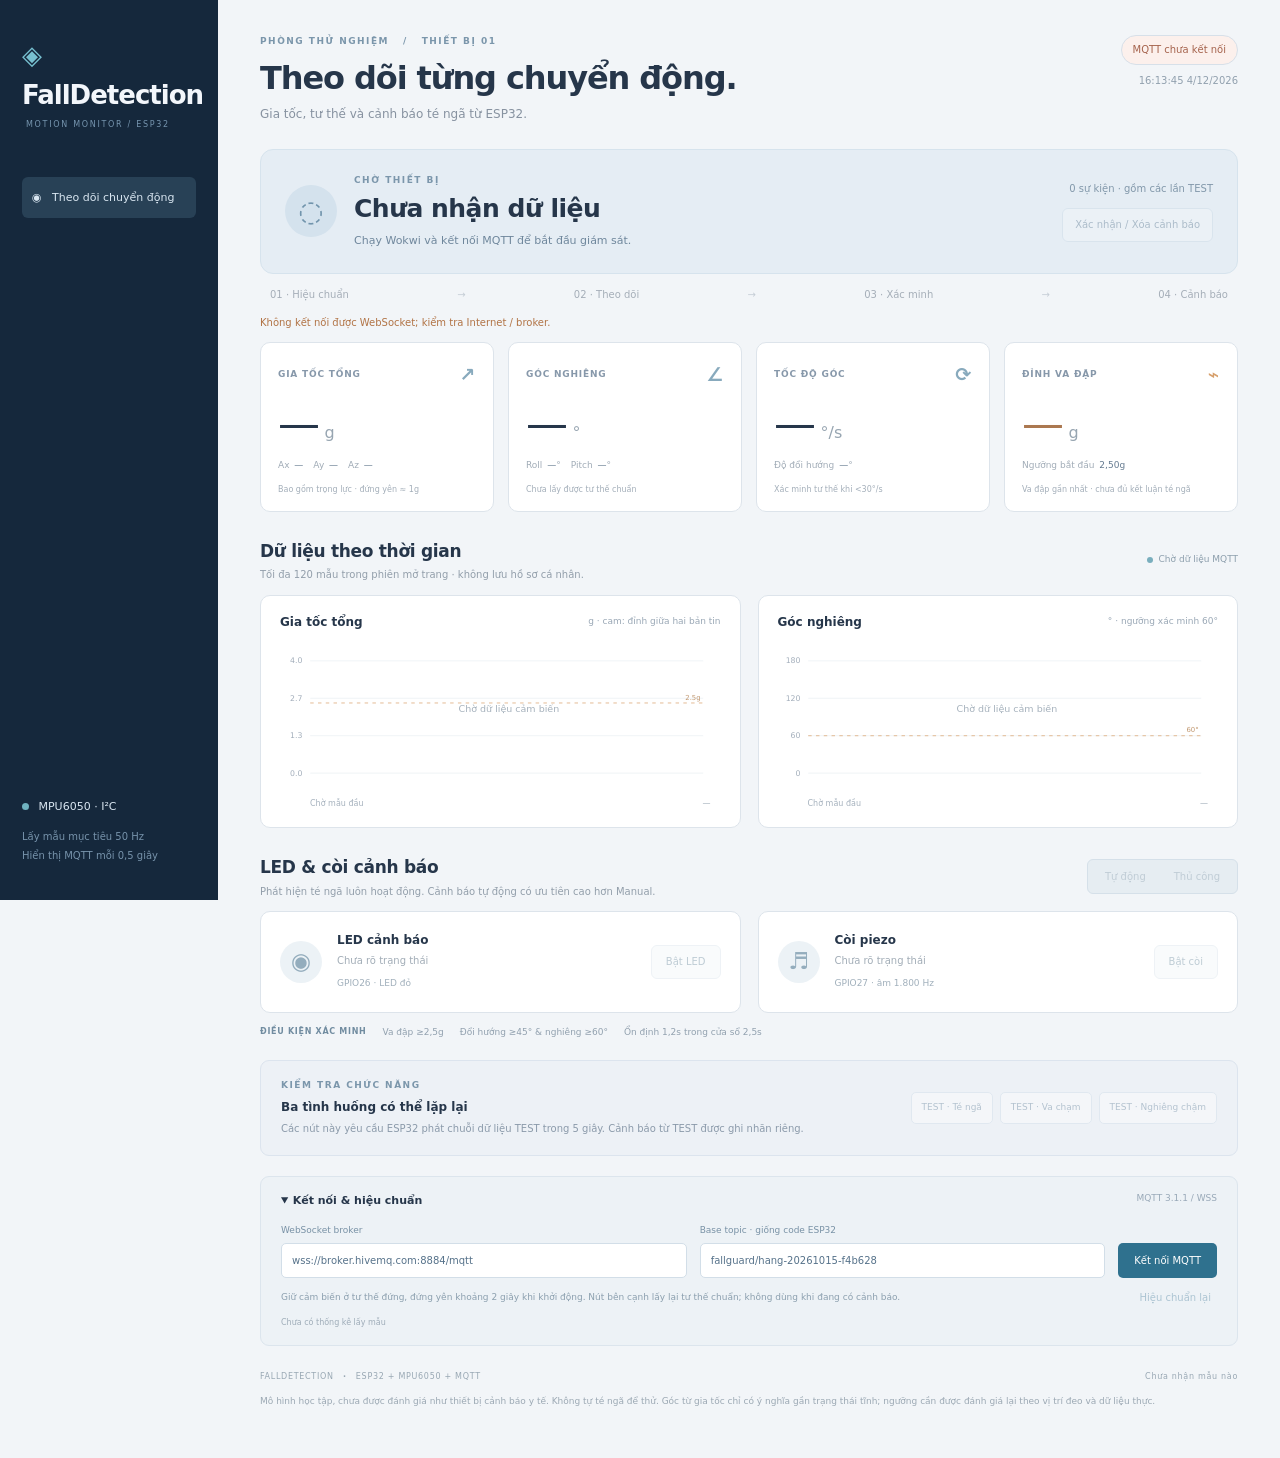
<file: index.html>
<!doctype html><html lang="vi"><head><meta charset="utf-8"><meta name="viewport" content="width=device-width,initial-scale=1"><meta name="theme-color" content="#15283c"><meta name="description" content="Mô hình ESP32 MPU6050: giám sát gia tốc, góc nghiêng và cảnh báo té ngã qua MQTT."><title>FallDetection · ESP32 MPU6050</title><link rel="stylesheet" href="styles.css"><script src="mqtt-wire.js" defer></script><script src="app.js" defer></script></head>
<body><div class="app"><aside><a class="brand" href="#"><span>◈</span> FallDetection</a><div class="subbrand">MOTION MONITOR / ESP32</div><div class="nav active">◉ &nbsp; Theo dõi chuyển động</div><div class="aside-bottom"><div class="device-indicator"></div> MPU6050 · I²C<small>Lấy mẫu mục tiêu 50 Hz<br>Hiển thị MQTT mỗi 0,5 giây</small></div></aside><main>
<header><div><div class="eyebrow">PHÒNG THỬ NGHIỆM &nbsp; / &nbsp; THIẾT BỊ 01</div><h1>Theo dõi từng chuyển động.</h1><p>Gia tốc, tư thế và cảnh báo té ngã từ ESP32.</p></div><div class="header-meta"><span id="connection" class="badge">Chưa kết nối</span><small id="clock"></small></div></header>
<section id="status-panel" class="status-panel"><div class="status-main"><div id="status-icon" class="status-icon">◌</div><div><div class="eyebrow" id="source-label">CHỜ THIẾT BỊ</div><h2 id="stage-title">Chưa nhận dữ liệu</h2><p id="stage-description">Chạy Wokwi và kết nối MQTT để bắt đầu giám sát.</p></div></div><div class="status-actions"><span id="event-count">0 sự kiện trong lần khởi động</span><button id="ack-btn" disabled>Xác nhận / Xóa cảnh báo</button></div></section>
<div class="process"><span id="step-cal">01 · Hiệu chuẩn</span><i>→</i><span id="step-ready">02 · Theo dõi</span><i>→</i><span id="step-verify">03 · Xác minh</span><i>→</i><span id="step-alarm">04 · Cảnh báo</span></div>
<div id="notice" class="notice" role="status" aria-live="polite">Chờ dữ liệu mới từ ESP32. Nút điều khiển được khóa khi thiết bị chưa trực tuyến.</div>
<section class="metric-grid" aria-label="Số đo chuyển động">
<article class="metric"><div class="metric-label">GIA TỐC TỔNG <span>↗</span></div><div class="value"><span id="accel" class="sensor-value">—</span><small>g</small></div><div class="axis-values"><span>Ax <b id="ax" class="sensor-value">—</b></span><span>Ay <b id="ay" class="sensor-value">—</b></span><span>Az <b id="az" class="sensor-value">—</b></span></div><div class="metric-note">Bao gồm trọng lực · đứng yên ≈ 1g</div></article>
<article class="metric"><div class="metric-label">GÓC NGHIÊNG <span>∠</span></div><div class="value"><span id="tilt" class="sensor-value">—</span><small>°</small></div><div class="axis-values"><span>Roll <b id="roll" class="sensor-value">—</b>°</span><span>Pitch <b id="pitch" class="sensor-value">—</b>°</span></div><div id="angle-note" class="metric-note">So với tư thế đứng đã hiệu chuẩn</div></article>
<article class="metric"><div class="metric-label">TỐC ĐỘ GÓC <span>⟳</span></div><div class="value"><span id="gyro" class="sensor-value">—</span><small>°/s</small></div><div class="axis-values"><span>Độ đổi hướng <b id="change" class="sensor-value">—</b>°</span></div><div class="metric-note">Xác minh tư thế khi &lt;30°/s</div></article>
<article class="metric peak"><div class="metric-label">ĐỈNH VA ĐẬP <span>⌁</span></div><div class="value"><span id="peak" class="sensor-value">—</span><small>g</small></div><div class="axis-values"><span>Ngưỡng bắt đầu <b>2,50g</b></span></div><div class="metric-note">Va đập gần nhất · chưa đủ kết luận té ngã</div></article>
</section>
<section class="section-heading"><div><h2>Dữ liệu theo thời gian</h2><p>Tối đa 120 mẫu trong phiên mở trang · không lưu hồ sơ cá nhân.</p></div><span class="live-key"><i></i><span id="chart-source">Chờ dữ liệu MQTT</span></span></section>
<section class="chart-grid"><article class="panel"><div class="chart-title"><h3>Gia tốc tổng</h3><span>g · cam: đỉnh giữa hai bản tin</span></div><svg id="accel-chart" viewBox="0 0 510 180" role="img" aria-label="Biểu đồ gia tốc tổng theo thời gian"></svg><div class="chart-labels"><span class="chart-first">Chờ mẫu đầu</span><span class="chart-last">—</span></div></article><article class="panel"><div class="chart-title"><h3>Góc nghiêng</h3><span>° · ngưỡng xác minh 60°</span></div><svg id="tilt-chart" viewBox="0 0 510 180" role="img" aria-label="Biểu đồ góc nghiêng theo thời gian"></svg><div class="chart-labels"><span class="chart-first">Chờ mẫu đầu</span><span class="chart-last">—</span></div></article></section>
<section class="section-heading"><div><h2>LED & còi cảnh báo</h2><p id="mode-help">Phát hiện té ngã vẫn hoạt động trong cả hai chế độ.</p></div><div class="segmented"><button id="auto-btn" class="selected">Tự động</button><button id="manual-btn">Thủ công</button></div></section>
<section class="output-grid"><article class="panel output"><div class="output-icon">◉</div><div><h3>LED cảnh báo</h3><p id="led-state">Chưa rõ trạng thái</p><small>GPIO26 · LED đỏ</small></div><button id="led-btn" class="output-button" disabled aria-pressed="false">Bật LED</button></article><article class="panel output"><div class="output-icon">♬</div><div><h3>Còi piezo</h3><p id="buzzer-state">Chưa rõ trạng thái</p><small>GPIO27 · âm 1.800 Hz</small></div><button id="buzzer-btn" class="output-button" disabled aria-pressed="false">Bật còi</button></article></section>
<div class="rule-strip"><b>ĐIỀU KIỆN XÁC MINH</b><span>Va đập ≥2,5g</span><span>Đổi hướng ≥45° & nghiêng ≥60°</span><span>Ổn định 1,2s trong cửa sổ 2,5s</span></div>
<section class="test-panel"><div><div class="eyebrow">KIỂM TRA CHỨC NĂNG</div><h3>Ba tình huống có thể lặp lại</h3><p>Các nút này yêu cầu ESP32 phát chuỗi dữ liệu TEST trong 5 giây. Cảnh báo từ TEST được ghi nhãn riêng.</p></div><div class="test-buttons"><button id="test-fall">TEST · Té ngã</button><button id="test-bump">TEST · Va chạm</button><button id="test-tilt">TEST · Nghiêng chậm</button></div></section>
<details class="settings" open><summary>Kết nối & hiệu chuẩn <span>MQTT 3.1.1 / WSS</span></summary><form id="settings-form"><label>WebSocket broker<input id="broker-url" type="url" value="wss://broker.hivemq.com:8884/mqtt" required></label><label>Base topic · giống code ESP32<input id="base-topic" value="fallguard/hang-20261015-f4b628" required maxlength="120"></label><button type="submit" class="primary">Kết nối MQTT</button></form><div class="settings-bottom"><p>Giữ cảm biến ở tư thế đứng, đứng yên khoảng 2 giây khi khởi động. Nút bên cạnh lấy lại tư thế chuẩn; không dùng khi đang có cảnh báo.</p><button id="calibrate-btn" disabled>Hiệu chuẩn lại</button></div><div id="timing-note" class="timing-note">Chưa có thống kê lấy mẫu</div></details>
<footer><span>FALLDETECTION <b>·</b> ESP32 + MPU6050 + MQTT</span><span id="last-seen">Chưa nhận mẫu nào</span></footer><p class="prototype-note">Mô hình học tập, chưa được đánh giá như thiết bị cảnh báo y tế. Không tự té ngã để thử. Góc từ gia tốc chỉ có ý nghĩa gần trạng thái tĩnh; ngưỡng cần được đánh giá lại theo vị trí đeo và dữ liệu thực.</p>
</main></div></body></html>
</file>
<file: styles.css>
:root{--ink:#26364a;--muted:#8792a0;--line:#dde4eb;--blue:#277eaa;--orange:#df9954;--nav:#15283c}*{box-sizing:border-box}body{margin:0;background:#f2f5f8;color:var(--ink);font:14px/1.55 system-ui,-apple-system,"Segoe UI",sans-serif}button,input{font:inherit}button{cursor:pointer;transition:background .15s}button:disabled{cursor:not-allowed;opacity:.4}button:focus-visible,a:focus-visible,summary:focus-visible{outline:3px solid #82c8dc;outline-offset:3px}.app{display:flex;min-height:100vh}aside{position:fixed;inset:0 auto 0 0;width:218px;background:var(--nav);color:#d9e6f1;padding:35px 22px;display:flex;flex-direction:column}.brand{font-size:26px;font-weight:650;color:#f2f6fb;text-decoration:none;letter-spacing:-1px}.brand span{color:#77c0d0;margin-right:7px}.subbrand{font-size:8px;letter-spacing:1.7px;color:#7695af;margin:3px 0 46px 4px}.nav{padding:12px 10px;border-radius:6px;font-size:11px}.active{background:#284156}.aside-bottom{margin-top:auto;font-size:11px}.aside-bottom small{display:block;margin-top:12px;font-size:10px;color:#7793ab;line-height:1.9}.device-indicator{display:inline-block;width:7px;height:7px;border-radius:50%;background:#6fb2c0;margin-right:6px}main{margin-left:218px;max-width:1550px;width:calc(100% - 218px);padding:35px 42px}header{display:flex;justify-content:space-between;gap:20px;align-items:flex-start;margin-bottom:25px}.eyebrow{font-size:9px;letter-spacing:1.5px;font-weight:650;color:#7b96ab}h1{font-size:clamp(24px,2.5vw,35px);font-weight:550;letter-spacing:-1.1px;margin:9px 0 7px;line-height:1.25}header p{color:var(--muted);font-size:12px;margin:0}.header-meta{text-align:right;min-width:150px}.header-meta small{display:block;font-size:10px;color:#91a0ae;margin-top:8px}.badge{display:inline-block;border:1px solid #d7e0e9;background:#fff;border-radius:30px;padding:6px 11px;font-size:10px}.badge.good{color:#257c83;background:#e5f2f3;border-color:#cde6e8}.badge.bad{background:#fcf0ec;color:#a5634d}.status-panel{background:#e5edf4;border:1px solid #d6e3ed;border-radius:13px;padding:24px;display:flex;justify-content:space-between;gap:20px;align-items:center}.status-main{display:flex;align-items:center;gap:17px}.status-icon{height:52px;width:52px;display:grid;place-items:center;flex-shrink:0;background:#d4e2ed;border-radius:50%;font-size:29px;color:#7194ac}.status-main h2{font-size:25px;font-weight:550;letter-spacing:-.5px;margin:3px 0}.status-main p{font-size:11px;margin:0;color:#6f879c;max-width:620px}.status-actions{text-align:right}.status-actions>span{display:block;font-size:10px;color:#8298aa;margin-bottom:12px}.status-actions button{border:1px solid #c9d9e5;background:#f5f8fb;color:#57748b;padding:8px 12px;border-radius:6px;font-size:10px;white-space:nowrap}.status-panel.alarm{background:#fff0e9;border-color:#efc8b6}.alarm .status-icon{background:#f5d2c2;color:#b35c37}.alarm .status-main h2{color:#a64c2c}.alarm .status-main p{color:#ad765c}.alarm .status-actions button{color:#fff;background:#b96844;border-color:#b96844}.status-panel.verify{background:#fff5e2;border-color:#ead8ad}.status-panel.fault{background:#f7eaea;border-color:#e3caca}.process{display:flex;justify-content:space-between;align-items:center;padding:13px 10px 2px;font-size:10px;color:#a5aeb8}.process i{font-style:normal;color:#c6ced6}.process .current{font-weight:700;color:#3b7fa1}.process .alarm-current{color:#bb6746;font-weight:700}.notice{min-height:37px;font-size:10px;color:#7f8d9c;padding:10px 0 8px}.notice.warn{color:#b17345}.metric-grid{display:grid;grid-template-columns:repeat(4,1fr);gap:14px}.metric{border:1px solid var(--line);background:#fff;border-radius:10px;padding:17px 17px 15px}.metric-label{display:flex;justify-content:space-between;align-items:center;font-size:9px;letter-spacing:.8px;color:#8798aa;font-weight:650}.metric-label>span{font-size:19px;color:#88aabd}.value{font-size:42px;line-height:1.65;letter-spacing:-1.5px;font-weight:500}.value small{font-size:16px;color:#97a5b1;font-weight:400;margin-left:6px;letter-spacing:0}.axis-values{display:flex;gap:10px;flex-wrap:wrap;font-size:9px;color:#a1acb7;min-height:16px}.axis-values b{color:#63798f;font-weight:500;margin-left:2px}.metric-note{font-size:8px;color:#a3aeb9;margin-top:9px}.peak .metric-label>span{color:#d7a06c}.peak .value{color:#ab7850}.section-heading{display:flex;align-items:center;justify-content:space-between;gap:15px;margin:26px 0 12px}.section-heading h2{font-size:17px;font-weight:600;letter-spacing:-.3px;margin:0}.section-heading p{color:#929eaa;font-size:10px;margin:3px 0 0}.live-key{display:flex;align-items:center;gap:6px;white-space:nowrap;font-size:9px;color:#8c9eac}.live-key i{height:6px;width:6px;background:#79aebd;border-radius:50%}.chart-grid,.output-grid{display:grid;grid-template-columns:1fr 1fr;gap:17px}.panel{background:#fff;border:1px solid var(--line);border-radius:10px;padding:17px 19px}h3{font-size:12px;font-weight:600;margin:0}.chart-title{display:flex;justify-content:space-between;align-items:center;margin-bottom:10px}.chart-title span{font-size:9px;color:#99a7b5}.chart-grid svg{display:block;width:100%;height:auto}.chart-labels{display:flex;justify-content:space-between;font-size:8px;color:#a5b1bd;margin:1px 10px 0 30px}.segmented{display:flex;border:1px solid #d5e0e9;background:#e6edf2;padding:3px;border-radius:6px}.segmented button{background:transparent;border:0;font-size:10px;color:#889dad;padding:6px 14px;border-radius:4px}.segmented .selected{background:#fff;color:#476d89;box-shadow:0 1px 3px #14263910}.output{display:flex;align-items:center;gap:15px;padding:19px}.output-icon{display:grid;place-items:center;background:#ecf2f6;border-radius:50%;height:42px;width:42px;color:#94adbd;font-size:23px}.output>div:nth-child(2){flex:1}.output p{font-size:10px;color:#a2adb7;margin:3px 0}.output p.on{color:#367f99}.output small{font-size:9px;color:#a0afbb}.output-button{font-size:10px;white-space:nowrap;border:1px solid #d5e1e9;background:#f1f6f9;color:#5f8196;padding:8px 14px;border-radius:6px}.output-button.on{background:#347b99;color:white;border-color:#347b99}.rule-strip{display:flex;gap:16px;flex-wrap:wrap;font-size:9px;color:#91a0ae;padding:13px 0 20px}.rule-strip b{color:#718ca0;font-size:8px;letter-spacing:.7px}.test-panel{display:flex;justify-content:space-between;gap:20px;background:#edf1f6;border:1px solid #dce4ee;border-radius:9px;padding:18px 20px;align-items:center}.test-panel h3{margin:5px 0}.test-panel p{font-size:10px;color:#8b9aaa;max-width:570px;margin:0}.test-buttons{display:flex;gap:7px;flex-wrap:wrap;justify-content:flex-end}.test-buttons button{font-size:9px;padding:8px 10px;background:#fff;border:1px solid #cfdce8;border-radius:5px;color:#607e96;white-space:nowrap}.settings{background:#edf2f6;border:1px solid #dce5ed;border-radius:9px;padding:15px 20px;margin-top:20px}summary{font-size:11px;font-weight:600;cursor:pointer}summary span{float:right;color:#99a9b8;font-size:9px;font-weight:400}form{display:flex;gap:13px;align-items:flex-end;margin:15px 0 10px}label{flex:1;display:block;font-size:9px;color:#7891a5}input{width:100%;display:block;padding:9px 10px;border-radius:5px;border:1px solid #d2dee8;background:#fff;color:#56728a;font-size:10px;margin-top:5px}input:focus{outline:2px solid #84b8cc}.primary{padding:10px 16px;background:#2f718e;color:white;border:0;border-radius:5px;font-size:10px;white-space:nowrap}.settings-bottom{display:flex;justify-content:space-between;align-items:center;gap:20px}.settings-bottom p{max-width:800px;font-size:9px;color:#8b9fae;margin:3px 0}.settings-bottom button{border:0;background:transparent;font-size:10px;color:#4d829f;white-space:nowrap}.timing-note{font-size:8px;color:#9eacb8;margin-top:9px}footer{font-size:8px;letter-spacing:.7px;color:#98a7b3;display:flex;justify-content:space-between;gap:15px;padding:25px 0 7px}footer b{margin:0 6px}.prototype-note{font-size:9px;color:#9ba8b3;margin:4px 0 15px;line-height:1.6}@media(min-width:1700px){main{margin-left:auto;margin-right:auto;padding-left:230px;width:1600px}}@media(max-width:1150px){aside{width:172px;padding:30px 15px}.brand{font-size:24px}.subbrand{font-size:7px;letter-spacing:1px}main{margin-left:172px;width:calc(100% - 172px);padding:30px 24px}.metric-grid{gap:10px}.metric{padding:15px 12px}.value{font-size:36px}.axis-values{gap:5px;font-size:8px}.metric-note{font-size:7px}.status-main h2{font-size:22px}.status-icon{width:42px;height:42px}.status-main{gap:12px}.test-panel{display:block}.test-buttons{justify-content:flex-start;margin-top:12px}}@media(max-width:760px){aside{display:none}main{margin:0;width:100%;padding:25px 17px}h1{font-size:27px}.header-meta{min-width:100px}.header-meta small{font-size:8px}.eyebrow{font-size:8px;letter-spacing:1px}.status-panel{padding:18px;display:block}.status-main h2{font-size:22px}.status-main p{font-size:10px}.status-actions{display:flex;justify-content:space-between;align-items:center;gap:15px;margin:15px 0 0 54px}.status-actions>span{font-size:8px;margin:0}.status-actions button{font-size:8px;padding:7px 9px}.process{font-size:8px;gap:5px;padding-left:0;padding-right:0}.metric-grid{grid-template-columns:1fr 1fr;gap:12px}.metric{padding:16px}.value{font-size:42px}.metric-note{font-size:8px}.axis-values{font-size:9px;gap:12px}.chart-grid{grid-template-columns:1fr}.chart-title span{font-size:8px}.output-grid{grid-template-columns:1fr}.section-heading h2{font-size:16px}.section-heading p{font-size:9px}.segmented button{padding:6px 9px}.live-key{font-size:8px}.rule-strip{gap:7px}.rule-strip b{width:100%}.settings{padding:14px}form{flex-direction:column;align-items:stretch}summary>span{display:none}.settings-bottom{display:block}.settings-bottom button{padding:8px 0}footer{font-size:7px}.status-main{align-items:flex-start}.prototype-note{font-size:8px}.notice{font-size:9px}}
</file>
